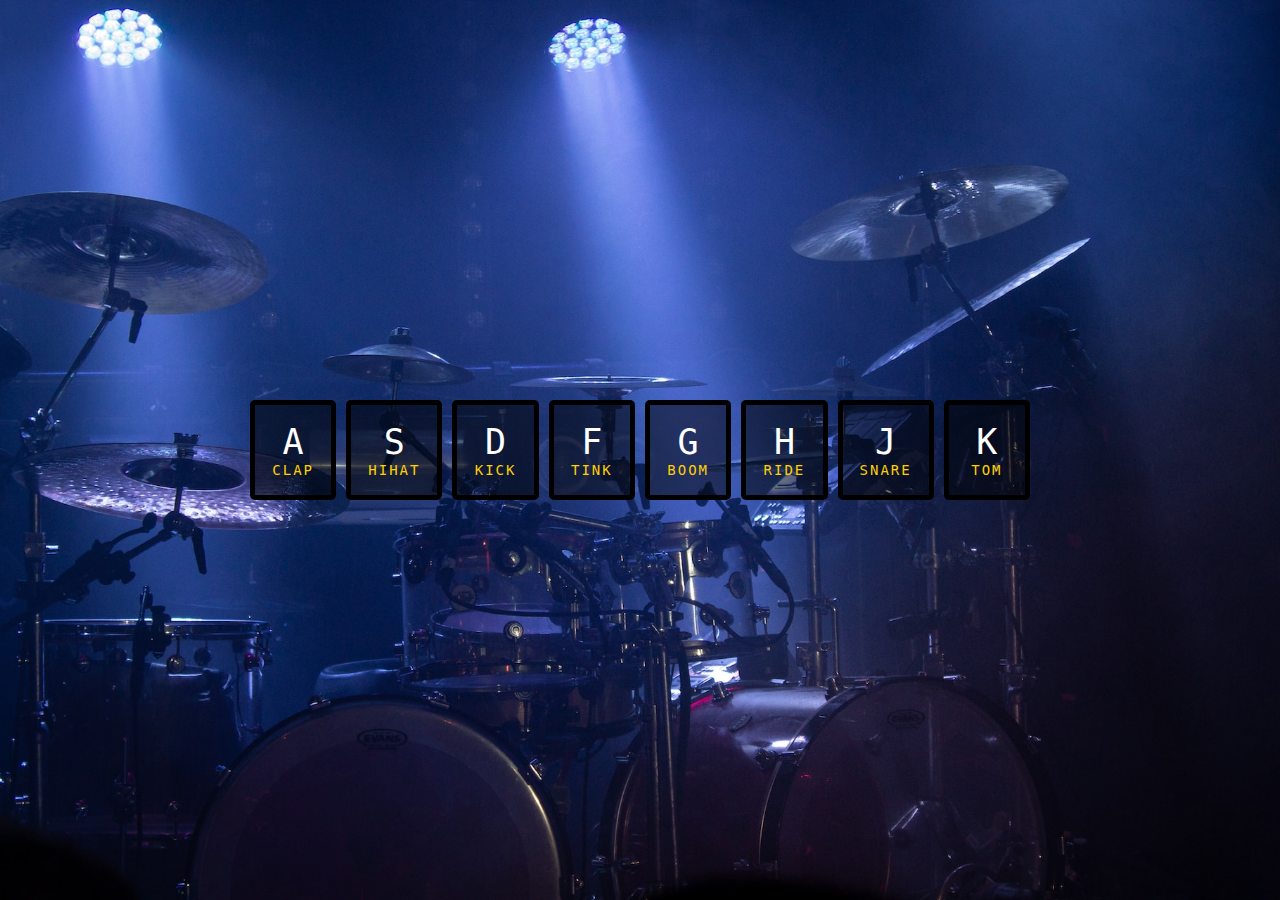
<file: 01-DrumKit/index.html>
<!DOCTYPE html>
<html lang="en">
<head>
    <meta charset="UTF-8">
    <meta name="viewport" content="width=device-width, initial-scale=1.0">
    <link rel="stylesheet" href="./style.css">
    <title>01 - Drumkit</title>
</head>
<body>
    <section class="app">
        <div class="keys">
            <kbd class="key" data-key="65" data-sound="clap">a</kbd>
            <kbd class="key" data-sound="hihat" data-key="83">s</kbd>
            <kbd class="key" data-sound="kick" data-key="68">d</kbd>
            <kbd class="key" data-sound="tink" data-key="70">f</kbd>
            <kbd class="key" data-sound="boom" data-key="71">g</kbd>
            <kbd class="key" data-sound="ride" data-key="72">h</kbd>
            <kbd class="key" data-sound="snare" data-key="74">j</kbd>
            <kbd class="key" data-sound="tom" data-key="75">k</kbd>
        </div>
    </section>

    <div class="audio">
        <audio src="./sounds/clap.wav" data-key="65"></audio>
        <audio src="./sounds/hihat.wav" data-key="83"></audio>
        <audio src="./sounds/kick.wav" data-key="68"></audio>
        <audio src="./sounds/boom.wav" data-key="71"></audio>
        <audio src="./sounds/ride.wav" data-key="72"></audio>
        <audio src="./sounds/snare.wav" data-key="74"></audio>
        <audio src="./sounds/tom.wav" data-key="75"></audio>
        <audio src="./sounds/tink.wav" data-key="70"></audio>
    </div>

    <script src="./app.js"></script>
</body>
</html>
</file>
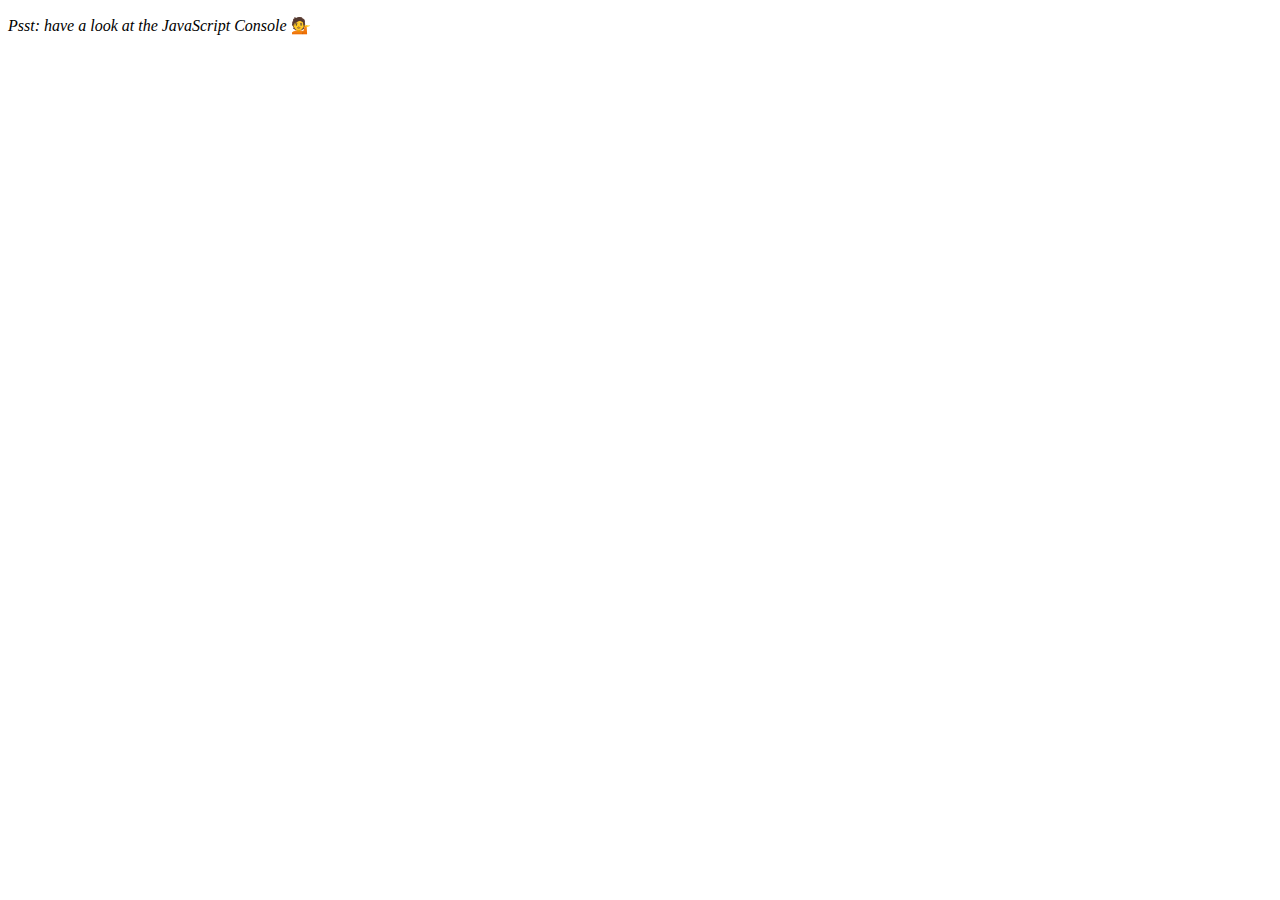
<file: 04-Array-cardio/index-START.html>
<!DOCTYPE html>
<html lang="en">
<head>
  <meta charset="UTF-8">
  <title>Array Cardio 💪</title>
  <link rel="icon" href="https://fav.farm/🔥" />
</head>
<body>
  <p><em>Psst: have a look at the JavaScript Console</em> 💁</p>
  <script>
    // Get your shorts on - this is an array workout!
    // ## Array Cardio Day 1

    // Some data we can work with

    const inventors = [
      { first: 'Albert', last: 'Einstein', year: 1879, passed: 1955 },
      { first: 'Isaac', last: 'Newton', year: 1643, passed: 1727 },
      { first: 'Galileo', last: 'Galilei', year: 1564, passed: 1642 },
      { first: 'Marie', last: 'Curie', year: 1867, passed: 1934 },
      { first: 'Johannes', last: 'Kepler', year: 1571, passed: 1630 },
      { first: 'Nicolaus', last: 'Copernicus', year: 1473, passed: 1543 },
      { first: 'Max', last: 'Planck', year: 1858, passed: 1947 },
      { first: 'Katherine', last: 'Blodgett', year: 1898, passed: 1979 },
      { first: 'Ada', last: 'Lovelace', year: 1815, passed: 1852 },
      { first: 'Sarah E.', last: 'Goode', year: 1855, passed: 1905 },
      { first: 'Lise', last: 'Meitner', year: 1878, passed: 1968 },
      { first: 'Hanna', last: 'Hammarström', year: 1829, passed: 1909 }
    ];

    const people = [
      'Bernhard, Sandra', 'Bethea, Erin', 'Becker, Carl', 'Bentsen, Lloyd', 'Beckett, Samuel', 'Blake, William', 'Berger, Ric', 'Beddoes, Mick', 'Beethoven, Ludwig',
      'Belloc, Hilaire', 'Begin, Menachem', 'Bellow, Saul', 'Benchley, Robert', 'Blair, Robert', 'Benenson, Peter', 'Benjamin, Walter', 'Berlin, Irving',
      'Benn, Tony', 'Benson, Leana', 'Bent, Silas', 'Berle, Milton', 'Berry, Halle', 'Biko, Steve', 'Beck, Glenn', 'Bergman, Ingmar', 'Black, Elk', 'Berio, Luciano',
      'Berne, Eric', 'Berra, Yogi', 'Berry, Wendell', 'Bevan, Aneurin', 'Ben-Gurion, David', 'Bevel, Ken', 'Biden, Joseph', 'Bennington, Chester', 'Bierce, Ambrose',
      'Billings, Josh', 'Birrell, Augustine', 'Blair, Tony', 'Beecher, Henry', 'Biondo, Frank'
    ];
    
    // Array.prototype.filter()
    // 1. Filter the list of inventors for those who were born in the 1500's

    // Array.prototype.map()
    // 2. Give us an array of the inventors first and last names

    // Array.prototype.sort()
    // 3. Sort the inventors by birthdate, oldest to youngest

    // Array.prototype.reduce()
    // 4. How many years did all the inventors live all together?

    // 5. Sort the inventors by years lived

    // 6. create a list of Boulevards in Paris that contain 'de' anywhere in the name
    // https://en.wikipedia.org/wiki/Category:Boulevards_in_Paris


    // 7. sort Exercise
    // Sort the people alphabetically by last name

    // 8. Reduce Exercise
    // Sum up the instances of each of these
    const data = ['car', 'car', 'truck', 'truck', 'bike', 'walk', 'car', 'van', 'bike', 'walk', 'car', 'van', 'car', 'truck' ];

  </script>
</body>
</html>
</file>
<file: 01-DrumKit/style.css>
*,
*::before,
*::after {
    margin: 0;
    padding: 0;
    box-sizing: border-box;
}

:root {
    font-size: 10px;
    --primary-color: rgb(255, 208, 0);
}

body {
    font-family: 'Gill Sans', 'Gill Sans MT', Calibri, 'Trebuchet MS', sans-serif;
}

.app {
    width: 100;
    min-height: 100vh;
    display: flex;
    align-items: center;
    position: relative;
    background: url("./img/bg.jpg") no-repeat center / cover;
}

.app::before {
    content: "";
    width: 100%;
    height: 100%;
    background-color: rgba(0,0,0, .5);
    position: absolute;
    top: 0;
    left: 0;
    z-index: -1;
}

.keys {
    width: 90%;
    max-width: 80rem;


    display: flex;
    gap: 1rem;

    padding: 1rem;
    margin: 0 auto;
}

.key {
    padding: 1.7rem;
    flex: 1;

    font-size: 3.5rem;
    color: #fff;
    text-transform: uppercase;
    text-align: center;
    border: 5px solid black;
    border-radius: .5rem;

    position: relative;

    background-color: rgba(0,0,0, .5);

    transition: border-color 350ms ease-in-out;
}

.key::after {
    content: attr(data-sound);
    font-size: .4em;
    text-transform: uppercase;
    letter-spacing: 2px;
    color: var(--primary-color);

    display: block;
}

.key.playing {
    border-color: var(--primary-color);
}
</file>
